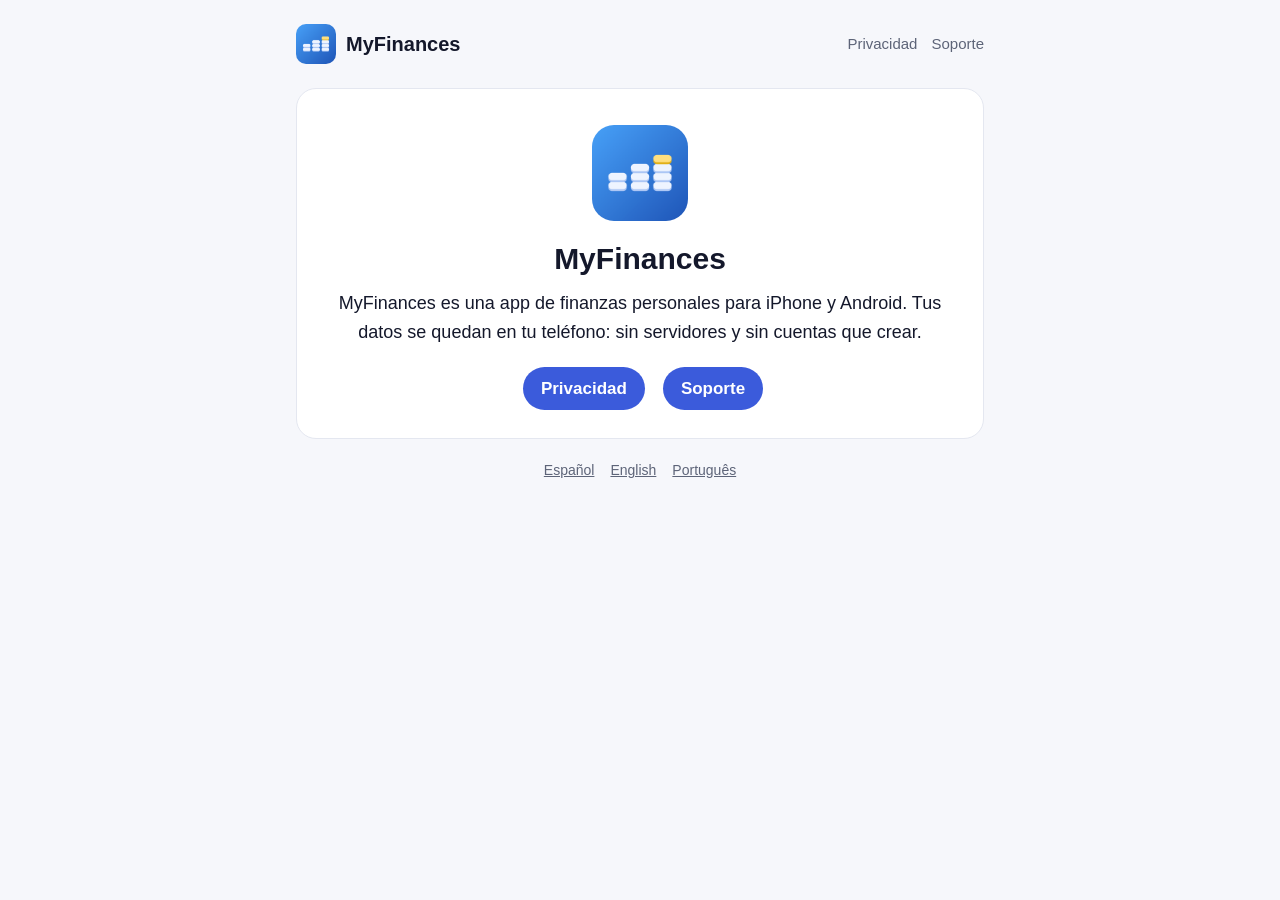
<file: index.html>
<!doctype html>
<html lang="es">
<head>
<meta charset="utf-8">
<meta name="viewport" content="width=device-width, initial-scale=1">
<title>MyFinances</title>
<meta name="description" content="Tus cuentas, tarjetas e inversiones en un solo lugar, al día con tus correos y extractos.">
<link rel="icon" href="icon.png">
<link rel="stylesheet" href="style.css">
</head>
<body><div class="wrap">
<header><a class="brand" href=""><img src="icon.png" alt="">MyFinances</a><nav><a class="" href="privacidad/">Privacidad</a><a class="" href="soporte/">Soporte</a></nav></header>
<main><div class="hero"><img src="icon.png" alt=""><h1>MyFinances</h1>
<p class="lead">MyFinances es una app de finanzas personales para iPhone y Android. Tus datos se quedan en tu teléfono: sin servidores y sin cuentas que crear.</p>
<div class="links"><a class="button" href="privacidad/">Privacidad</a><a class="button" href="soporte/">Soporte</a></div></div></main>
<p class="langs"><a href="" hreflang="es">Español</a><a href="en/" hreflang="en">English</a><a href="pt/" hreflang="pt">Português</a></p>
</div></body>
</html>
</file>
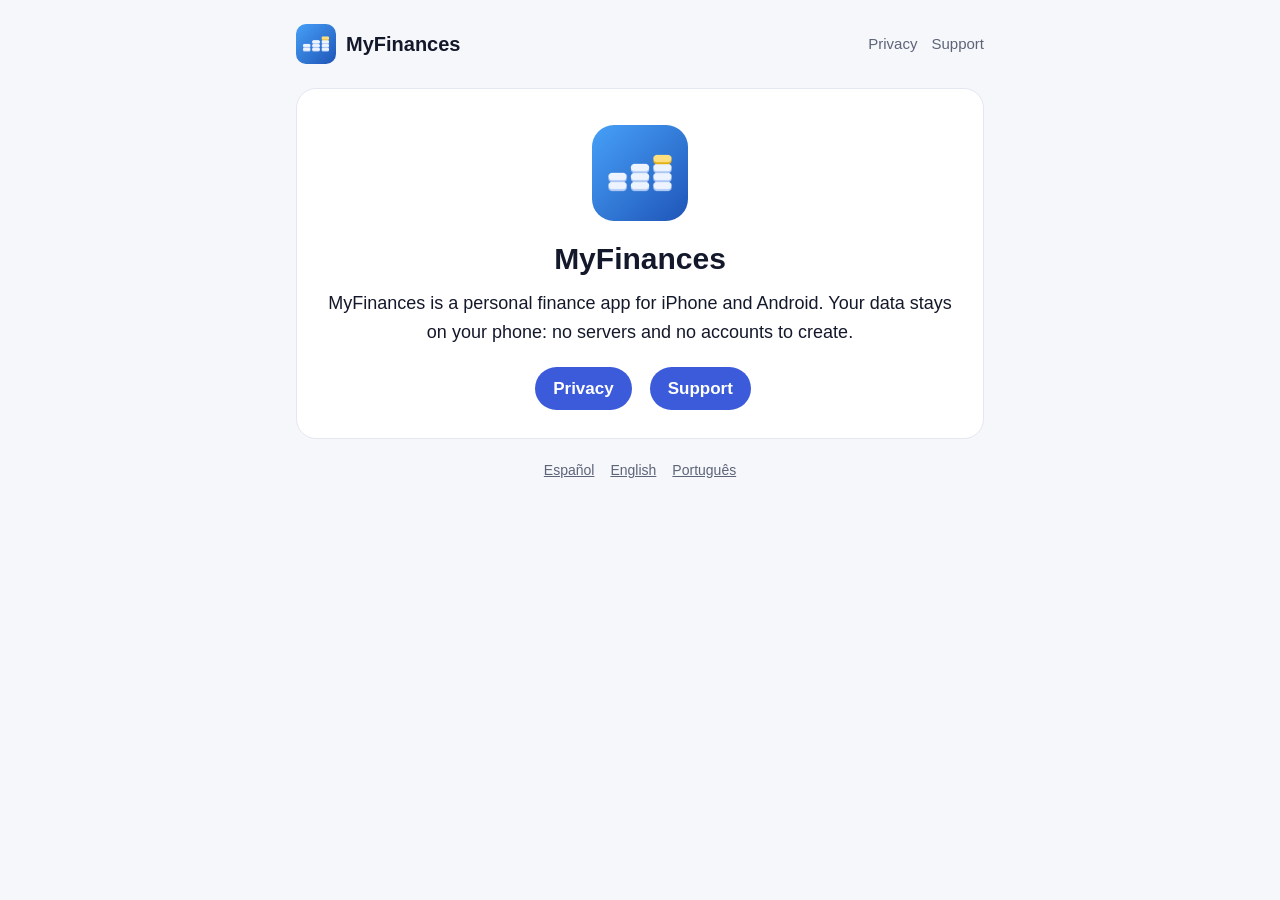
<file: en/index.html>
<!doctype html>
<html lang="en">
<head>
<meta charset="utf-8">
<meta name="viewport" content="width=device-width, initial-scale=1">
<title>MyFinances</title>
<meta name="description" content="Your accounts, cards and investments in one place, kept up to date with your emails and statements.">
<link rel="icon" href="../icon.png">
<link rel="stylesheet" href="../style.css">
</head>
<body><div class="wrap">
<header><a class="brand" href="../en/"><img src="../icon.png" alt="">MyFinances</a><nav><a class="" href="../en/privacy/">Privacy</a><a class="" href="../en/support/">Support</a></nav></header>
<main><div class="hero"><img src="../icon.png" alt=""><h1>MyFinances</h1>
<p class="lead">MyFinances is a personal finance app for iPhone and Android. Your data stays on your phone: no servers and no accounts to create.</p>
<div class="links"><a class="button" href="../en/privacy/">Privacy</a><a class="button" href="../en/support/">Support</a></div></div></main>
<p class="langs"><a href="../" hreflang="es">Español</a><a href="../en/" hreflang="en">English</a><a href="../pt/" hreflang="pt">Português</a></p>
</div></body>
</html>
</file>
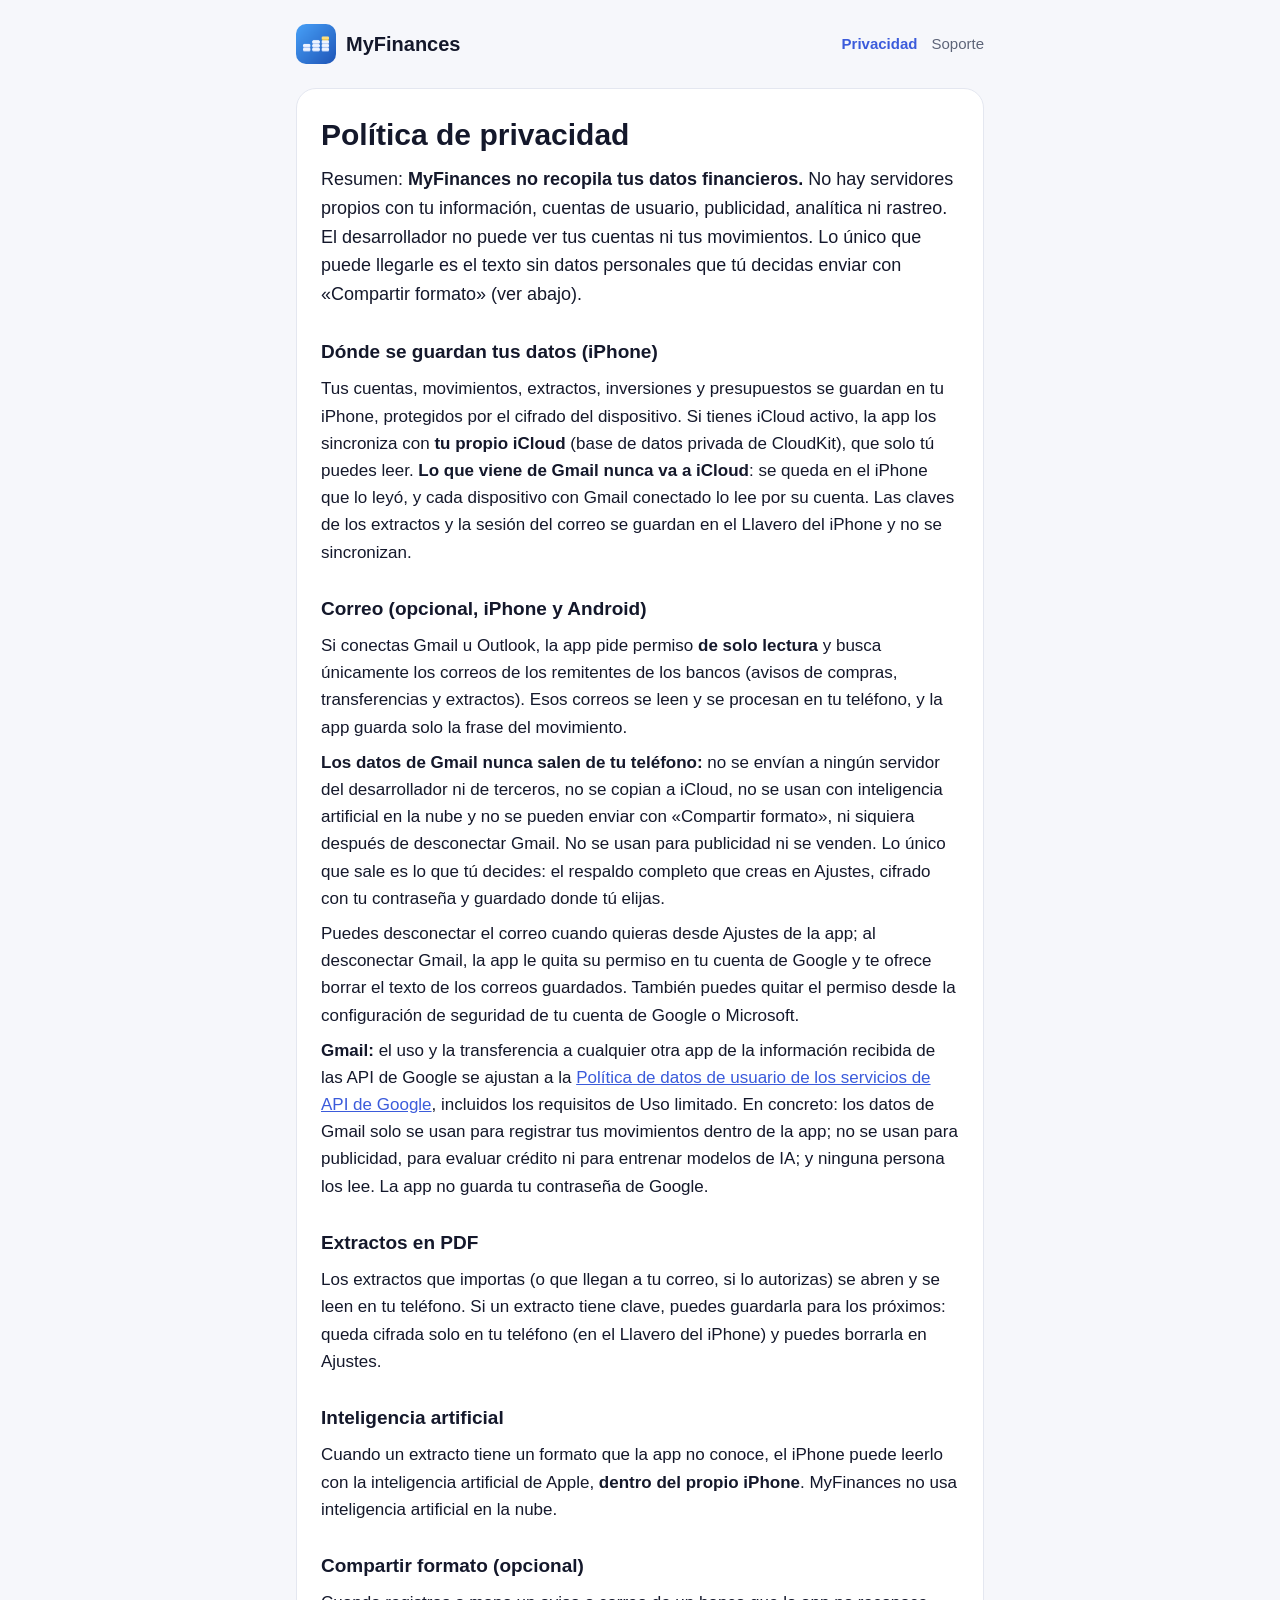
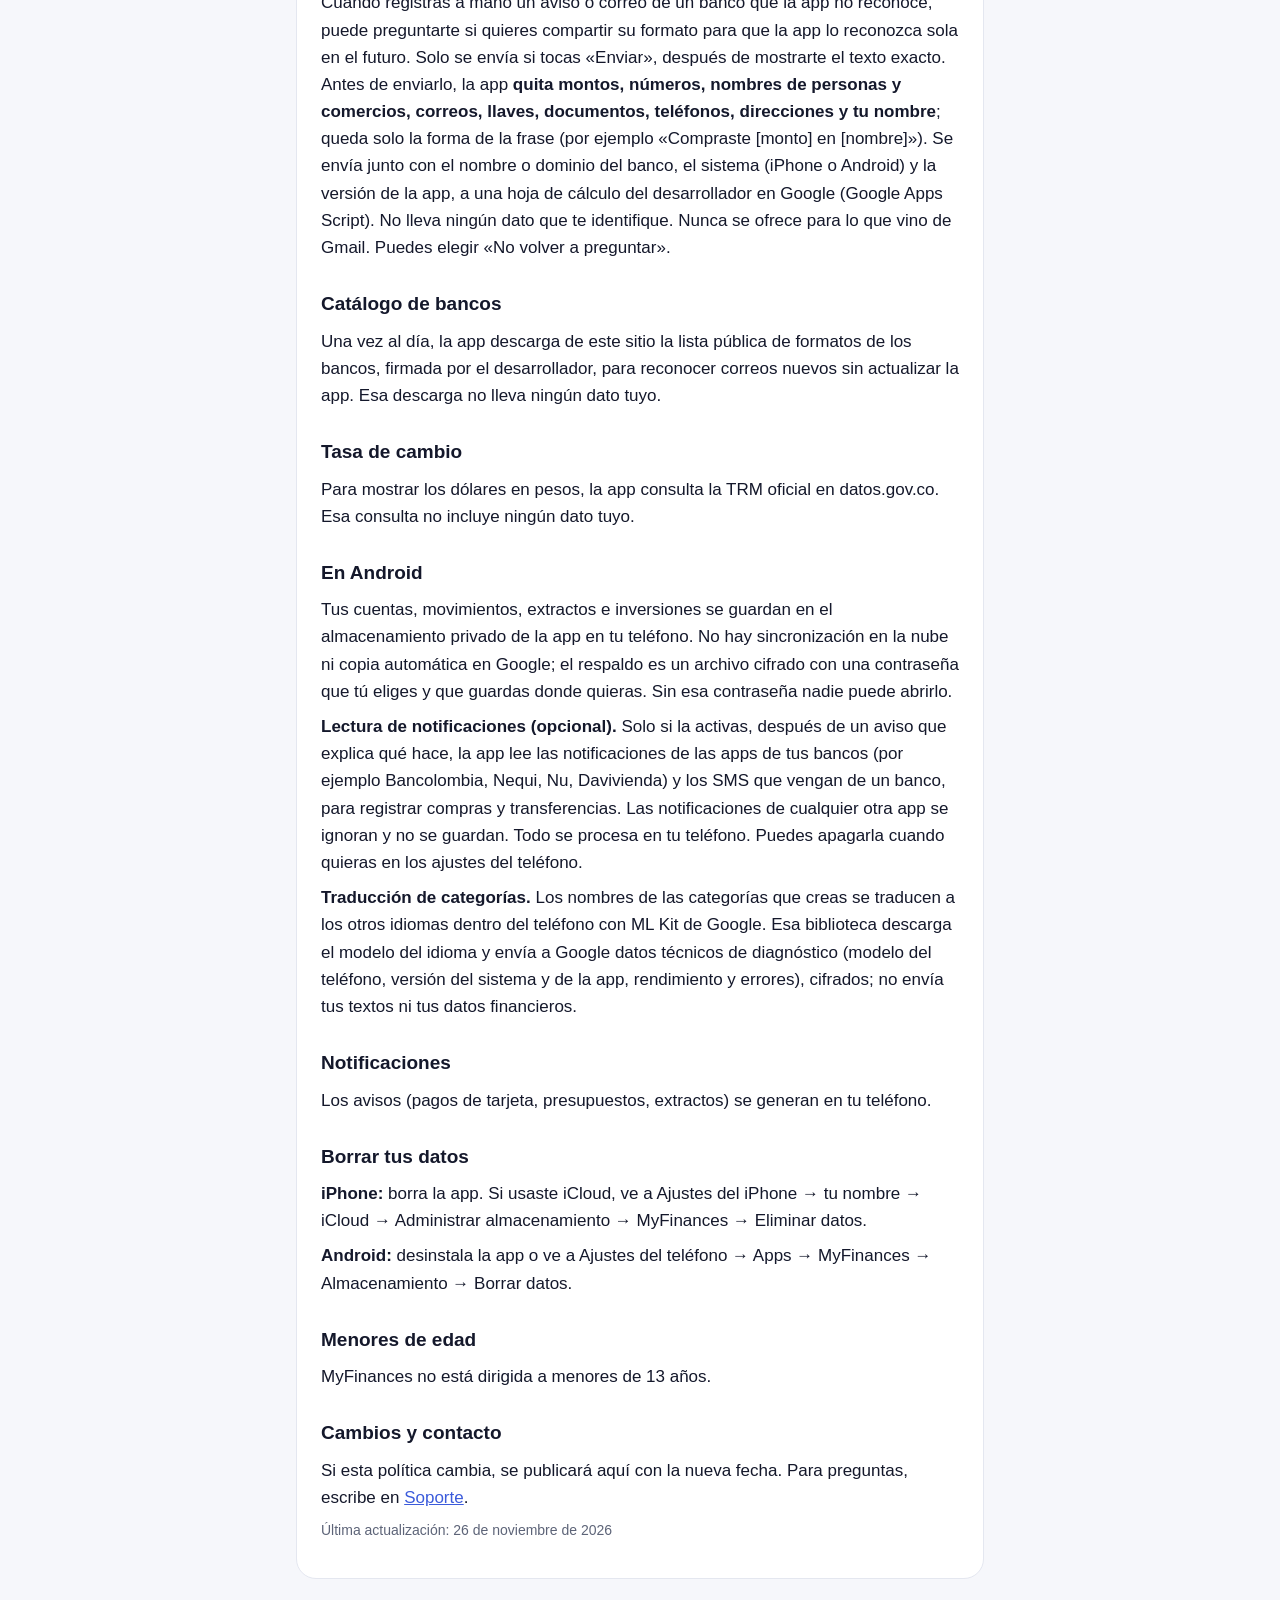
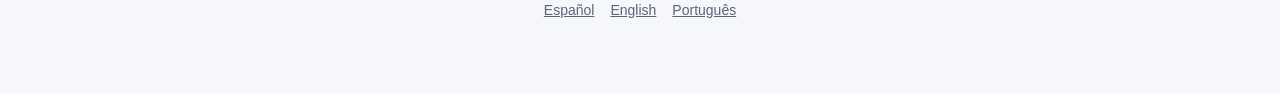
<file: privacidad/index.html>
<!doctype html>
<html lang="es">
<head>
<meta charset="utf-8">
<meta name="viewport" content="width=device-width, initial-scale=1">
<title>MyFinances · Privacidad</title>
<meta name="description" content="Tus cuentas, tarjetas e inversiones en un solo lugar, al día con tus correos y extractos.">
<link rel="icon" href="../icon.png">
<link rel="stylesheet" href="../style.css">
</head>
<body><div class="wrap">
<header><a class="brand" href="../"><img src="../icon.png" alt="">MyFinances</a><nav><a class="on" href="../privacidad/">Privacidad</a><a class="" href="../soporte/">Soporte</a></nav></header>
<main>
<h1>Política de privacidad</h1>
<p class="lead">Resumen: <strong>MyFinances no recopila tus datos financieros.</strong> No hay servidores propios con tu información, cuentas de usuario, publicidad, analítica ni rastreo. El desarrollador no puede ver tus cuentas ni tus movimientos. Lo único que puede llegarle es el texto sin datos personales que tú decidas enviar con «Compartir formato» (ver abajo).</p>

<h2>Dónde se guardan tus datos (iPhone)</h2>
<p>Tus cuentas, movimientos, extractos, inversiones y presupuestos se guardan en tu iPhone, protegidos por el cifrado del dispositivo. Si tienes iCloud activo, la app los sincroniza con <strong>tu propio iCloud</strong> (base de datos privada de CloudKit), que solo tú puedes leer. <strong>Lo que viene de Gmail nunca va a iCloud</strong>: se queda en el iPhone que lo leyó, y cada dispositivo con Gmail conectado lo lee por su cuenta. Las claves de los extractos y la sesión del correo se guardan en el Llavero del iPhone y no se sincronizan.</p>

<h2>Correo (opcional, iPhone y Android)</h2>
<p>Si conectas Gmail u Outlook, la app pide permiso <strong>de solo lectura</strong> y busca únicamente los correos de los remitentes de los bancos (avisos de compras, transferencias y extractos). Esos correos se leen y se procesan en tu teléfono, y la app guarda solo la frase del movimiento.</p>
<p><strong>Los datos de Gmail nunca salen de tu teléfono:</strong> no se envían a ningún servidor del desarrollador ni de terceros, no se copian a iCloud, no se usan con inteligencia artificial en la nube y no se pueden enviar con «Compartir formato», ni siquiera después de desconectar Gmail. No se usan para publicidad ni se venden. Lo único que sale es lo que tú decides: el respaldo completo que creas en Ajustes, cifrado con tu contraseña y guardado donde tú elijas.</p>
<p>Puedes desconectar el correo cuando quieras desde Ajustes de la app; al desconectar Gmail, la app le quita su permiso en tu cuenta de Google y te ofrece borrar el texto de los correos guardados. También puedes quitar el permiso desde la configuración de seguridad de tu cuenta de Google o Microsoft.</p>
<p><strong>Gmail:</strong> el uso y la transferencia a cualquier otra app de la información recibida de las API de Google se ajustan a la <a href="https://developers.google.com/terms/api-services-user-data-policy">Política de datos de usuario de los servicios de API de Google</a>, incluidos los requisitos de Uso limitado. En concreto: los datos de Gmail solo se usan para registrar tus movimientos dentro de la app; no se usan para publicidad, para evaluar crédito ni para entrenar modelos de IA; y ninguna persona los lee. La app no guarda tu contraseña de Google.</p>

<h2>Extractos en PDF</h2>
<p>Los extractos que importas (o que llegan a tu correo, si lo autorizas) se abren y se leen en tu teléfono. Si un extracto tiene clave, puedes guardarla para los próximos: queda cifrada solo en tu teléfono (en el Llavero del iPhone) y puedes borrarla en Ajustes.</p>

<h2>Inteligencia artificial</h2>
<p>Cuando un extracto tiene un formato que la app no conoce, el iPhone puede leerlo con la inteligencia artificial de Apple, <strong>dentro del propio iPhone</strong>. MyFinances no usa inteligencia artificial en la nube.</p>

<h2>Compartir formato (opcional)</h2>
<p>Cuando registras a mano un aviso o correo de un banco que la app no reconoce, puede preguntarte si quieres compartir su formato para que la app lo reconozca sola en el futuro. Solo se envía si tocas «Enviar», después de mostrarte el texto exacto. Antes de enviarlo, la app <strong>quita montos, números, nombres de personas y comercios, correos, llaves, documentos, teléfonos, direcciones y tu nombre</strong>; queda solo la forma de la frase (por ejemplo «Compraste [monto] en [nombre]»). Se envía junto con el nombre o dominio del banco, el sistema (iPhone o Android) y la versión de la app, a una hoja de cálculo del desarrollador en Google (Google Apps Script). No lleva ningún dato que te identifique. Nunca se ofrece para lo que vino de Gmail. Puedes elegir «No volver a preguntar».</p>

<h2>Catálogo de bancos</h2>
<p>Una vez al día, la app descarga de este sitio la lista pública de formatos de los bancos, firmada por el desarrollador, para reconocer correos nuevos sin actualizar la app. Esa descarga no lleva ningún dato tuyo.</p>

<h2>Tasa de cambio</h2>
<p>Para mostrar los dólares en pesos, la app consulta la TRM oficial en datos.gov.co. Esa consulta no incluye ningún dato tuyo.</p>

<h2>En Android</h2>
<p>Tus cuentas, movimientos, extractos e inversiones se guardan en el almacenamiento privado de la app en tu teléfono. No hay sincronización en la nube ni copia automática en Google; el respaldo es un archivo cifrado con una contraseña que tú eliges y que guardas donde quieras. Sin esa contraseña nadie puede abrirlo.</p>
<p><strong>Lectura de notificaciones (opcional).</strong> Solo si la activas, después de un aviso que explica qué hace, la app lee las notificaciones de las apps de tus bancos (por ejemplo Bancolombia, Nequi, Nu, Davivienda) y los SMS que vengan de un banco, para registrar compras y transferencias. Las notificaciones de cualquier otra app se ignoran y no se guardan. Todo se procesa en tu teléfono. Puedes apagarla cuando quieras en los ajustes del teléfono.</p>
<p><strong>Traducción de categorías.</strong> Los nombres de las categorías que creas se traducen a los otros idiomas dentro del teléfono con ML Kit de Google. Esa biblioteca descarga el modelo del idioma y envía a Google datos técnicos de diagnóstico (modelo del teléfono, versión del sistema y de la app, rendimiento y errores), cifrados; no envía tus textos ni tus datos financieros.</p>

<h2>Notificaciones</h2>
<p>Los avisos (pagos de tarjeta, presupuestos, extractos) se generan en tu teléfono.</p>

<h2>Borrar tus datos</h2>
<p><strong>iPhone:</strong> borra la app. Si usaste iCloud, ve a Ajustes del iPhone → tu nombre → iCloud → Administrar almacenamiento → MyFinances → Eliminar datos.</p>
<p><strong>Android:</strong> desinstala la app o ve a Ajustes del teléfono → Apps → MyFinances → Almacenamiento → Borrar datos.</p>

<h2>Menores de edad</h2>
<p>MyFinances no está dirigida a menores de 13 años.</p>

<h2>Cambios y contacto</h2>
<p>Si esta política cambia, se publicará aquí con la nueva fecha. Para preguntas, escribe en <a href="../soporte/">Soporte</a>.</p>
<p class="updated">Última actualización: 26 de noviembre de 2026</p></main>
<p class="langs"><a href="../privacidad/" hreflang="es">Español</a><a href="../en/privacy/" hreflang="en">English</a><a href="../pt/privacidade/" hreflang="pt">Português</a></p>
</div></body>
</html>
</file>
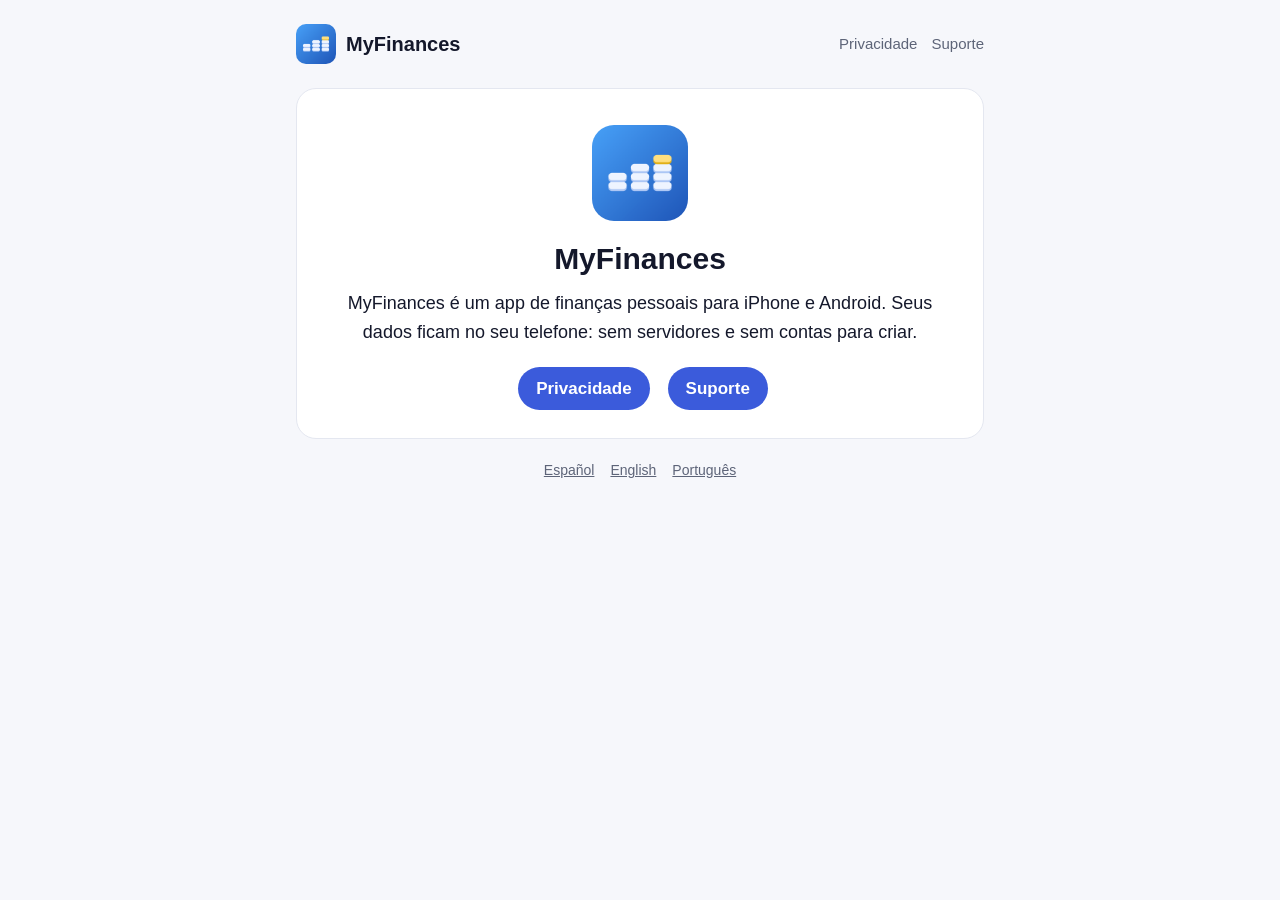
<file: pt/index.html>
<!doctype html>
<html lang="pt">
<head>
<meta charset="utf-8">
<meta name="viewport" content="width=device-width, initial-scale=1">
<title>MyFinances</title>
<meta name="description" content="Suas contas, cartões e investimentos em um só lugar, atualizados com seus e-mails e extratos.">
<link rel="icon" href="../icon.png">
<link rel="stylesheet" href="../style.css">
</head>
<body><div class="wrap">
<header><a class="brand" href="../pt/"><img src="../icon.png" alt="">MyFinances</a><nav><a class="" href="../pt/privacidade/">Privacidade</a><a class="" href="../pt/suporte/">Suporte</a></nav></header>
<main><div class="hero"><img src="../icon.png" alt=""><h1>MyFinances</h1>
<p class="lead">MyFinances é um app de finanças pessoais para iPhone e Android. Seus dados ficam no seu telefone: sem servidores e sem contas para criar.</p>
<div class="links"><a class="button" href="../pt/privacidade/">Privacidade</a><a class="button" href="../pt/suporte/">Suporte</a></div></div></main>
<p class="langs"><a href="../" hreflang="es">Español</a><a href="../en/" hreflang="en">English</a><a href="../pt/" hreflang="pt">Português</a></p>
</div></body>
</html>
</file>
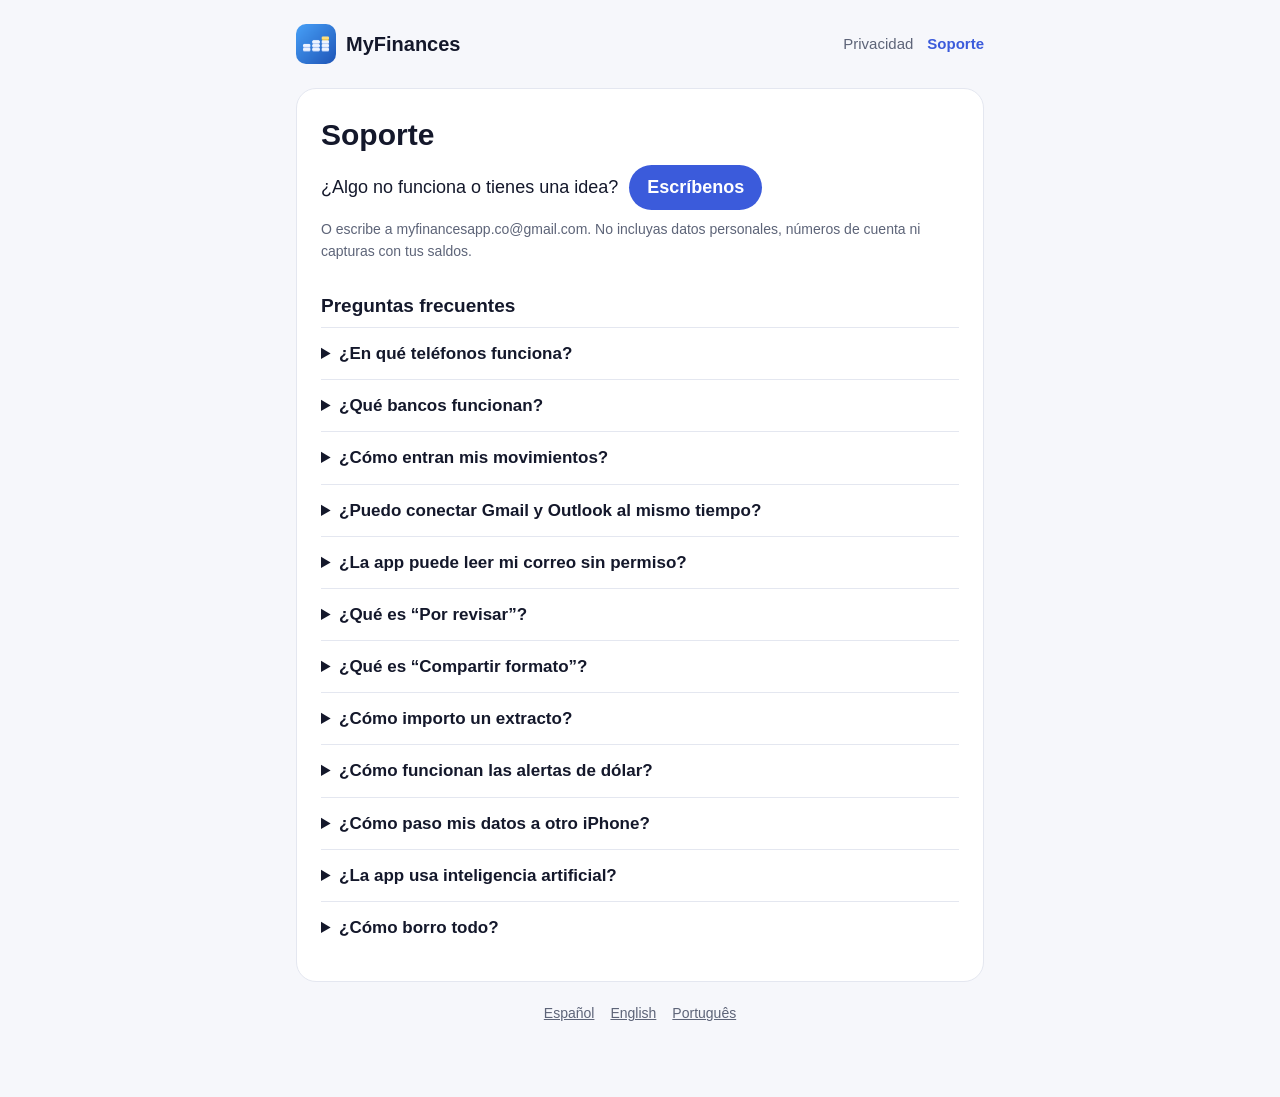
<file: soporte/index.html>
<!doctype html>
<html lang="es">
<head>
<meta charset="utf-8">
<meta name="viewport" content="width=device-width, initial-scale=1">
<title>MyFinances · Soporte</title>
<meta name="description" content="Tus cuentas, tarjetas e inversiones en un solo lugar, al día con tus correos y extractos.">
<link rel="icon" href="../icon.png">
<link rel="stylesheet" href="../style.css">
</head>
<body><div class="wrap">
<header><a class="brand" href="../"><img src="../icon.png" alt="">MyFinances</a><nav><a class="" href="../privacidad/">Privacidad</a><a class="on" href="../soporte/">Soporte</a></nav></header>
<main>
<h1>Soporte</h1>
<p class="lead">¿Algo no funciona o tienes una idea? <a class="button" href="mailto:myfinancesapp.co@gmail.com?subject=MyFinances">Escríbenos</a></p>
<p class="note">O escribe a myfinancesapp.co@gmail.com. No incluyas datos personales, números de cuenta ni capturas con tus saldos.</p>

<h2>Preguntas frecuentes</h2>
<details><summary>¿En qué teléfonos funciona?</summary><p>En iPhone, desde la App Store. La versión para Android está en camino.</p></details>
<details><summary>¿Qué bancos funcionan?</summary><p>Los principales bancos de Colombia: Bancolombia, Nequi, Davivienda, Nu, BBVA, Banco de Bogotá, Lulo Bank, Banco Falabella, Banco Caja Social, AV Villas y Banco de Occidente. Los avisos que la app ya conoce entran solos; los demás quedan “por revisar” para registrarlos con un toque. La lista de bancos se actualiza sola, sin actualizar la app.</p></details>
<details><summary>¿Cómo entran mis movimientos?</summary><p>De cuatro formas: los correos de tu banco (Gmail u Outlook), las notificaciones de tu banco (en Android), los extractos en PDF y a mano, incluido el efectivo.</p></details>
<details><summary>¿Puedo conectar Gmail y Outlook al mismo tiempo?</summary><p>Sí. En Ajustes → Correo conecta los dos; la app revisa cada uno por separado y un mismo movimiento no se duplica.</p></details>
<details><summary>¿La app puede leer mi correo sin permiso?</summary><p>No. Solo después de que conectes tu cuenta, con acceso de solo lectura, y únicamente los correos de los bancos. Tu clave la escribes en la página de Google o Microsoft, nunca en la app. Puedes desconectarlo desde Ajustes → Correo.</p></details>
<details><summary>¿Qué es “Por revisar”?</summary><p>Son avisos o correos del banco que la app no entendió del todo. Tócalos y regístralos a mano: la app aprende esa forma y las siguientes veces entran solas a la cuenta que elegiste.</p></details>
<details><summary>¿Qué es “Compartir formato”?</summary><p>Después de registrar a mano un aviso nuevo, la app te pregunta si quieres enviarnos su forma, sin montos, números, nombres ni comercios, para que la app lo reconozca para todos. Es opcional y puedes decir “No volver a preguntar”. Lo que viene de Gmail nunca se comparte.</p></details>
<details><summary>¿Cómo importo un extracto?</summary><p>Comparte el PDF del extracto con MyFinances desde Archivos o Correo, o usa el botón de importar dentro de la app. Si el PDF tiene clave, la app te la pide y la guarda cifrada en el teléfono. Si lo autorizas, también lee los extractos que llegan a tu correo.</p></details>
<details><summary>¿Cómo funcionan las alertas de dólar?</summary><p>En Inversiones → Dólar hoy → Alertas, elige si quieres que te avisemos cuando la TRM suba de un valor, baje de otro o cambie más de un porcentaje en el día. Se revisan al abrir la app y varias veces al día, y cada alerta avisa una vez por día.</p></details>
<details><summary>¿Cómo paso mis datos a otro iPhone?</summary><p>Con iCloud activo se sincronizan solos. También puedes ir a Ajustes → Datos → Respaldo completo, guardar el archivo y restaurarlo en el otro teléfono.</p></details>
<details><summary>¿La app usa inteligencia artificial?</summary><p>Solo la de Apple que funciona dentro de tu iPhone, para leer extractos que ningún lector reconoce. Todo ocurre en el teléfono: no se envía nada a ningún servidor.</p></details>
<details><summary>¿Cómo borro todo?</summary><p>Mira la sección “Borrar tus datos” de la <a href="../privacidad/">política de privacidad</a>.</p></details>
</main>
<p class="langs"><a href="../soporte/" hreflang="es">Español</a><a href="../en/support/" hreflang="en">English</a><a href="../pt/suporte/" hreflang="pt">Português</a></p>
</div></body>
</html>
</file>
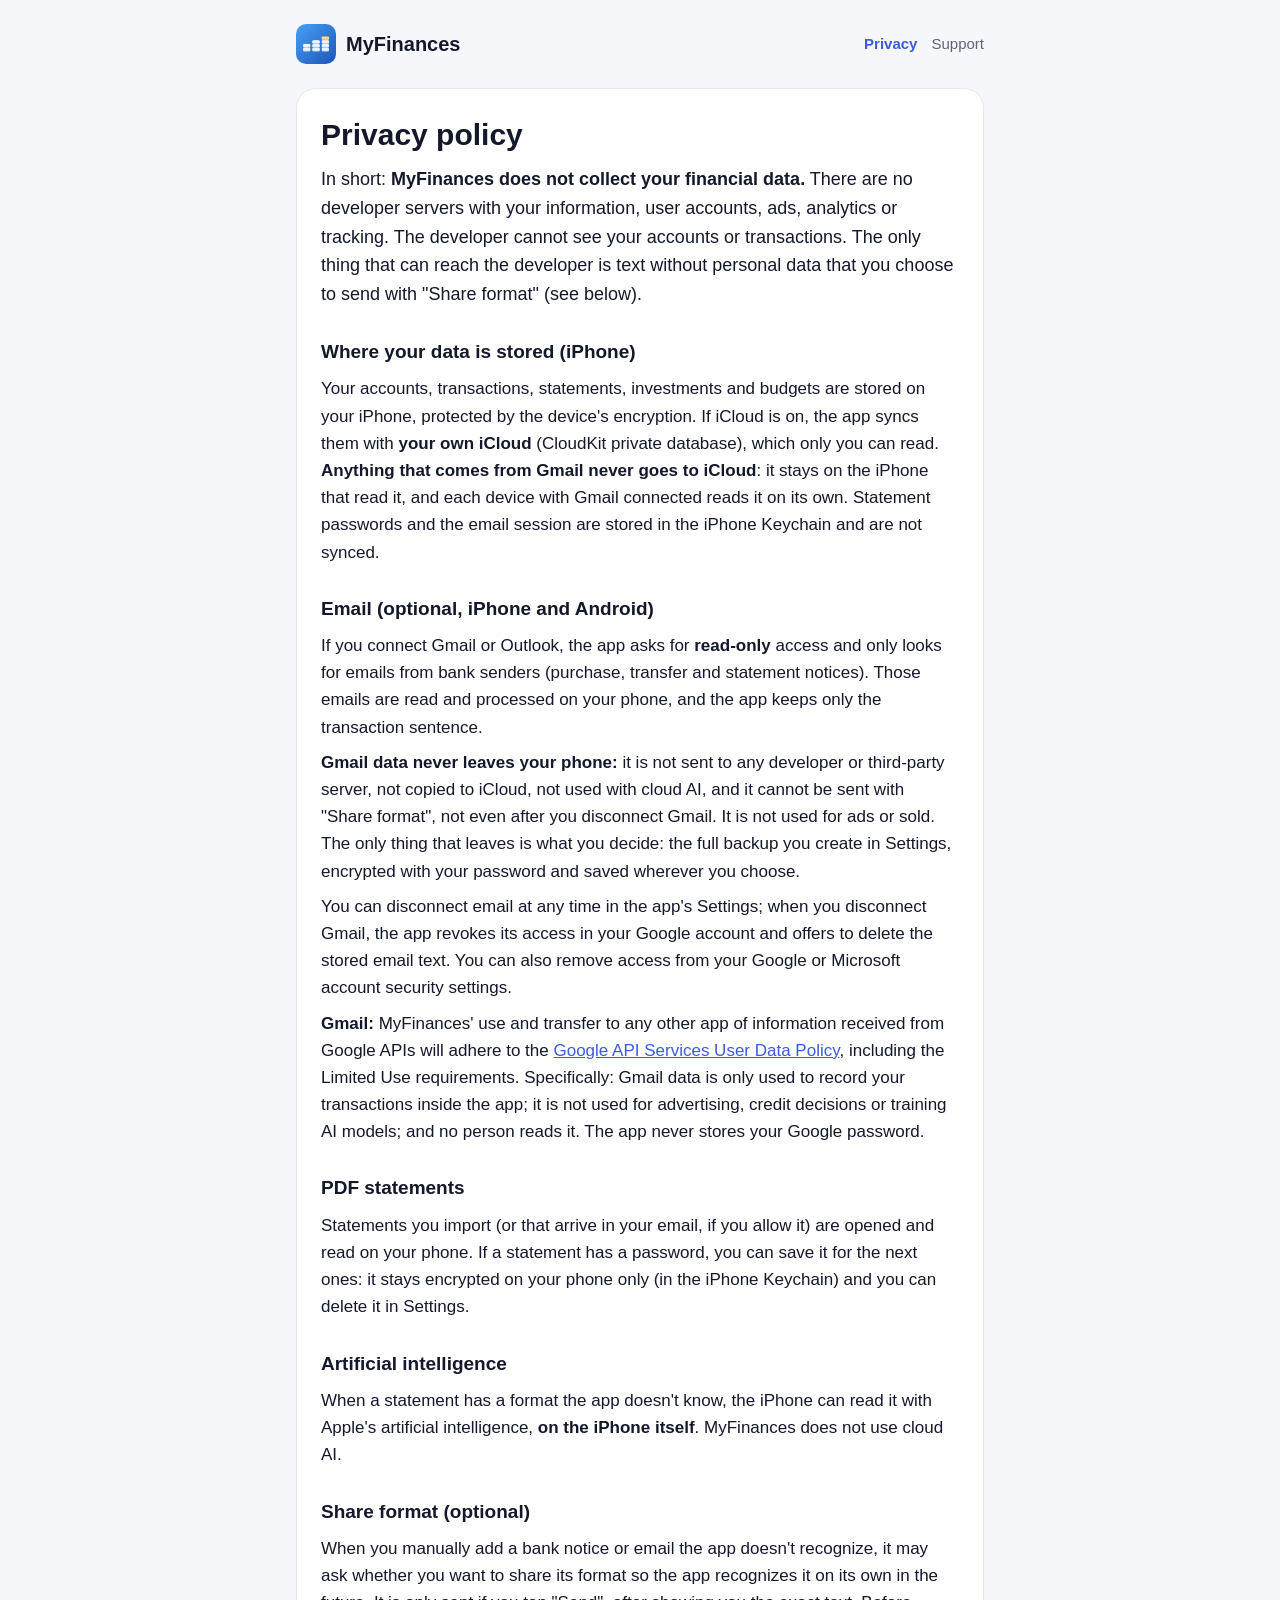
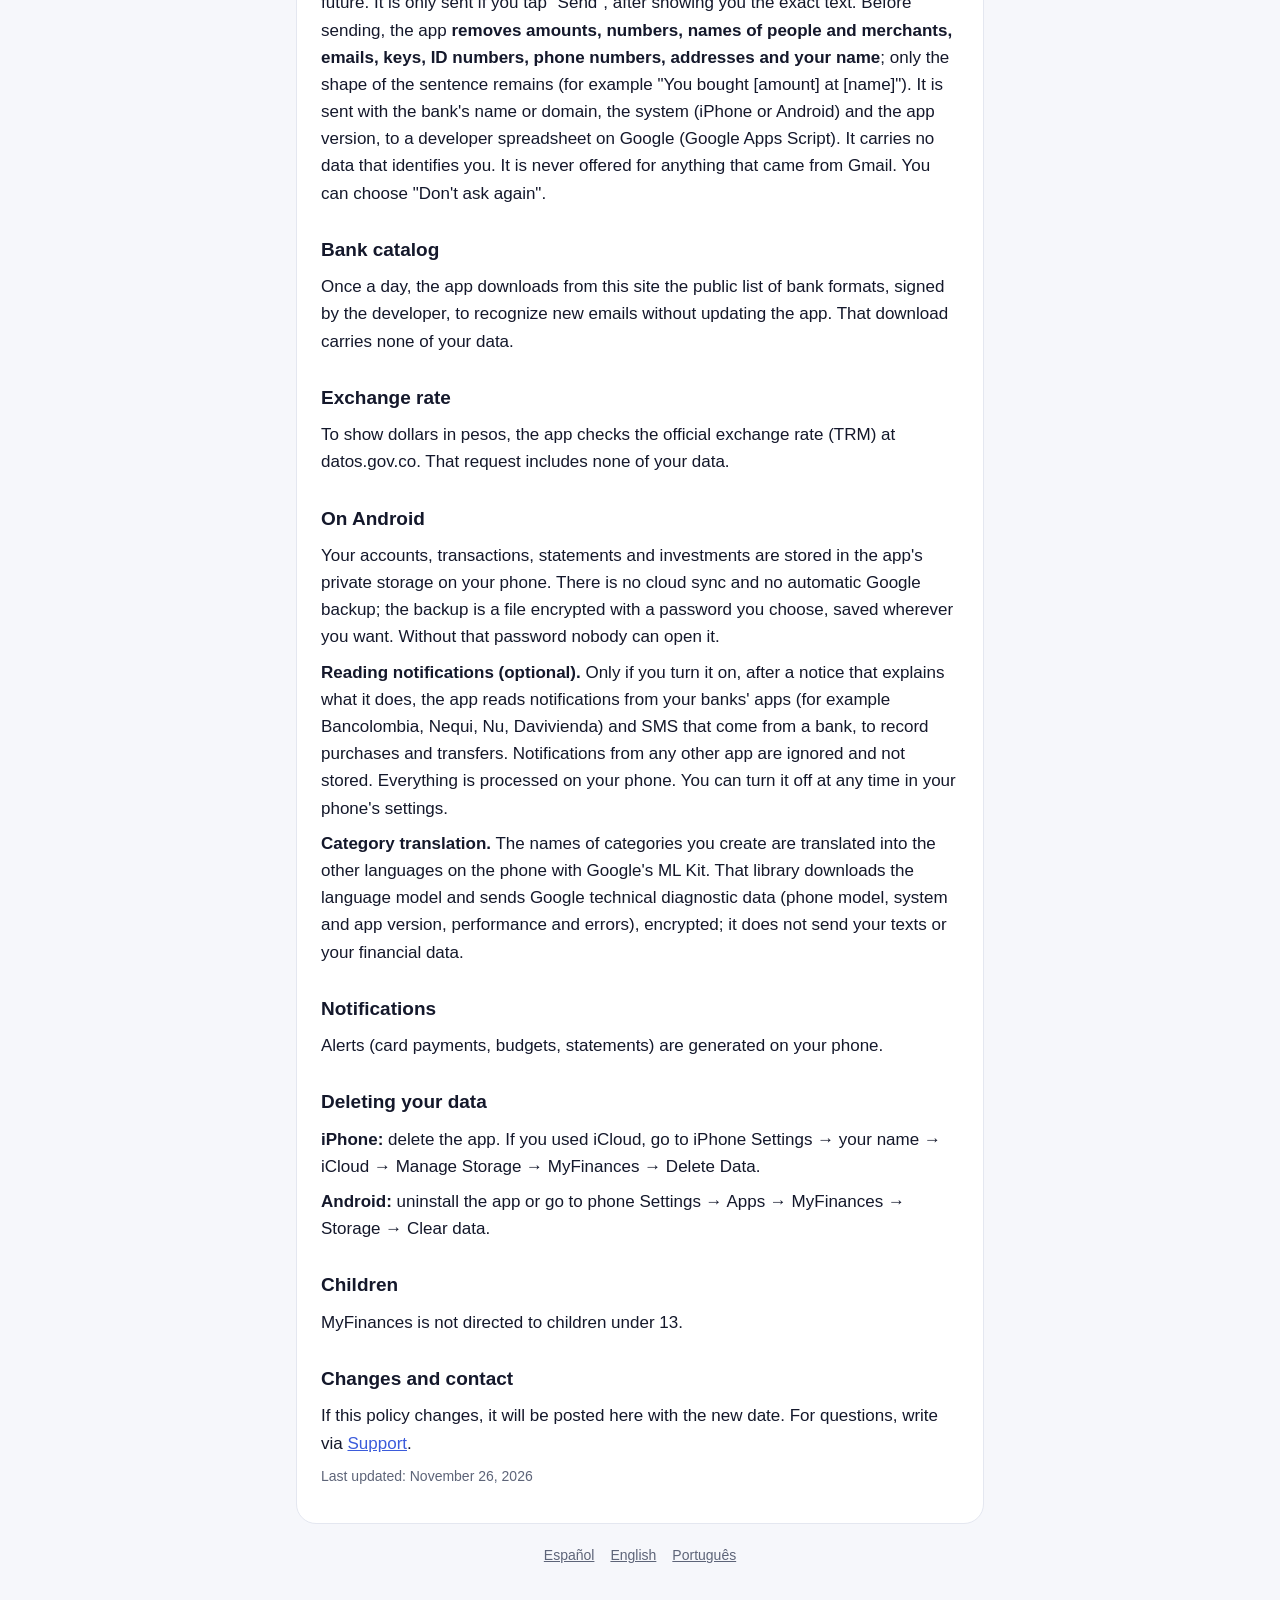
<file: en/privacy/index.html>
<!doctype html>
<html lang="en">
<head>
<meta charset="utf-8">
<meta name="viewport" content="width=device-width, initial-scale=1">
<title>MyFinances · Privacy</title>
<meta name="description" content="Your accounts, cards and investments in one place, kept up to date with your emails and statements.">
<link rel="icon" href="../../icon.png">
<link rel="stylesheet" href="../../style.css">
</head>
<body><div class="wrap">
<header><a class="brand" href="../../en/"><img src="../../icon.png" alt="">MyFinances</a><nav><a class="on" href="../../en/privacy/">Privacy</a><a class="" href="../../en/support/">Support</a></nav></header>
<main>
<h1>Privacy policy</h1>
<p class="lead">In short: <strong>MyFinances does not collect your financial data.</strong> There are no developer servers with your information, user accounts, ads, analytics or tracking. The developer cannot see your accounts or transactions. The only thing that can reach the developer is text without personal data that you choose to send with "Share format" (see below).</p>

<h2>Where your data is stored (iPhone)</h2>
<p>Your accounts, transactions, statements, investments and budgets are stored on your iPhone, protected by the device's encryption. If iCloud is on, the app syncs them with <strong>your own iCloud</strong> (CloudKit private database), which only you can read. <strong>Anything that comes from Gmail never goes to iCloud</strong>: it stays on the iPhone that read it, and each device with Gmail connected reads it on its own. Statement passwords and the email session are stored in the iPhone Keychain and are not synced.</p>

<h2>Email (optional, iPhone and Android)</h2>
<p>If you connect Gmail or Outlook, the app asks for <strong>read-only</strong> access and only looks for emails from bank senders (purchase, transfer and statement notices). Those emails are read and processed on your phone, and the app keeps only the transaction sentence.</p>
<p><strong>Gmail data never leaves your phone:</strong> it is not sent to any developer or third-party server, not copied to iCloud, not used with cloud AI, and it cannot be sent with "Share format", not even after you disconnect Gmail. It is not used for ads or sold. The only thing that leaves is what you decide: the full backup you create in Settings, encrypted with your password and saved wherever you choose.</p>
<p>You can disconnect email at any time in the app's Settings; when you disconnect Gmail, the app revokes its access in your Google account and offers to delete the stored email text. You can also remove access from your Google or Microsoft account security settings.</p>
<p><strong>Gmail:</strong> MyFinances' use and transfer to any other app of information received from Google APIs will adhere to the <a href="https://developers.google.com/terms/api-services-user-data-policy">Google API Services User Data Policy</a>, including the Limited Use requirements. Specifically: Gmail data is only used to record your transactions inside the app; it is not used for advertising, credit decisions or training AI models; and no person reads it. The app never stores your Google password.</p>

<h2>PDF statements</h2>
<p>Statements you import (or that arrive in your email, if you allow it) are opened and read on your phone. If a statement has a password, you can save it for the next ones: it stays encrypted on your phone only (in the iPhone Keychain) and you can delete it in Settings.</p>

<h2>Artificial intelligence</h2>
<p>When a statement has a format the app doesn't know, the iPhone can read it with Apple's artificial intelligence, <strong>on the iPhone itself</strong>. MyFinances does not use cloud AI.</p>

<h2>Share format (optional)</h2>
<p>When you manually add a bank notice or email the app doesn't recognize, it may ask whether you want to share its format so the app recognizes it on its own in the future. It is only sent if you tap "Send", after showing you the exact text. Before sending, the app <strong>removes amounts, numbers, names of people and merchants, emails, keys, ID numbers, phone numbers, addresses and your name</strong>; only the shape of the sentence remains (for example "You bought [amount] at [name]"). It is sent with the bank's name or domain, the system (iPhone or Android) and the app version, to a developer spreadsheet on Google (Google Apps Script). It carries no data that identifies you. It is never offered for anything that came from Gmail. You can choose "Don't ask again".</p>

<h2>Bank catalog</h2>
<p>Once a day, the app downloads from this site the public list of bank formats, signed by the developer, to recognize new emails without updating the app. That download carries none of your data.</p>

<h2>Exchange rate</h2>
<p>To show dollars in pesos, the app checks the official exchange rate (TRM) at datos.gov.co. That request includes none of your data.</p>

<h2>On Android</h2>
<p>Your accounts, transactions, statements and investments are stored in the app's private storage on your phone. There is no cloud sync and no automatic Google backup; the backup is a file encrypted with a password you choose, saved wherever you want. Without that password nobody can open it.</p>
<p><strong>Reading notifications (optional).</strong> Only if you turn it on, after a notice that explains what it does, the app reads notifications from your banks' apps (for example Bancolombia, Nequi, Nu, Davivienda) and SMS that come from a bank, to record purchases and transfers. Notifications from any other app are ignored and not stored. Everything is processed on your phone. You can turn it off at any time in your phone's settings.</p>
<p><strong>Category translation.</strong> The names of categories you create are translated into the other languages on the phone with Google's ML Kit. That library downloads the language model and sends Google technical diagnostic data (phone model, system and app version, performance and errors), encrypted; it does not send your texts or your financial data.</p>

<h2>Notifications</h2>
<p>Alerts (card payments, budgets, statements) are generated on your phone.</p>

<h2>Deleting your data</h2>
<p><strong>iPhone:</strong> delete the app. If you used iCloud, go to iPhone Settings → your name → iCloud → Manage Storage → MyFinances → Delete Data.</p>
<p><strong>Android:</strong> uninstall the app or go to phone Settings → Apps → MyFinances → Storage → Clear data.</p>

<h2>Children</h2>
<p>MyFinances is not directed to children under 13.</p>

<h2>Changes and contact</h2>
<p>If this policy changes, it will be posted here with the new date. For questions, write via <a href="../support/">Support</a>.</p>
<p class="updated">Last updated: November 26, 2026</p></main>
<p class="langs"><a href="../../privacidad/" hreflang="es">Español</a><a href="../../en/privacy/" hreflang="en">English</a><a href="../../pt/privacidade/" hreflang="pt">Português</a></p>
</div></body>
</html>
</file>
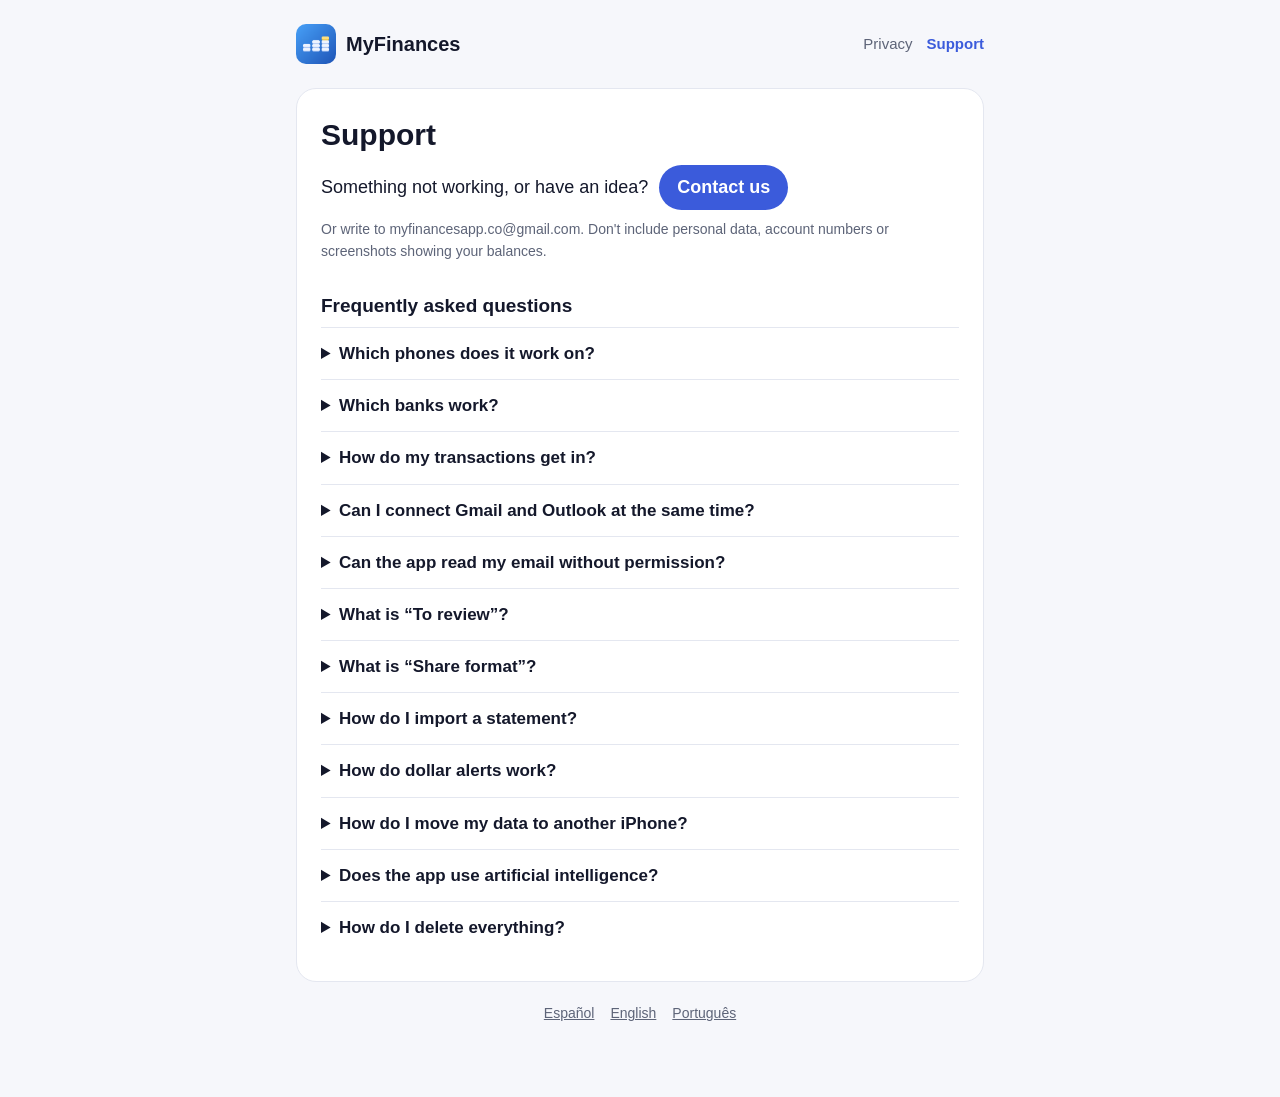
<file: en/support/index.html>
<!doctype html>
<html lang="en">
<head>
<meta charset="utf-8">
<meta name="viewport" content="width=device-width, initial-scale=1">
<title>MyFinances · Support</title>
<meta name="description" content="Your accounts, cards and investments in one place, kept up to date with your emails and statements.">
<link rel="icon" href="../../icon.png">
<link rel="stylesheet" href="../../style.css">
</head>
<body><div class="wrap">
<header><a class="brand" href="../../en/"><img src="../../icon.png" alt="">MyFinances</a><nav><a class="" href="../../en/privacy/">Privacy</a><a class="on" href="../../en/support/">Support</a></nav></header>
<main>
<h1>Support</h1>
<p class="lead">Something not working, or have an idea? <a class="button" href="mailto:myfinancesapp.co@gmail.com?subject=MyFinances">Contact us</a></p>
<p class="note">Or write to myfinancesapp.co@gmail.com. Don't include personal data, account numbers or screenshots showing your balances.</p>

<h2>Frequently asked questions</h2>
<details><summary>Which phones does it work on?</summary><p>iPhone, from the App Store. The Android version is on its way.</p></details>
<details><summary>Which banks work?</summary><p>Colombia's main banks: Bancolombia, Nequi, Davivienda, Nu, BBVA, Banco de Bogotá, Lulo Bank, Banco Falabella, Banco Caja Social, AV Villas and Banco de Occidente. Alerts the app already knows are added automatically; the rest stay “to review” so you can record them with one tap. The bank list updates by itself, without updating the app.</p></details>
<details><summary>How do my transactions get in?</summary><p>Four ways: your bank's emails (Gmail or Outlook), your bank's notifications (on Android), PDF statements, and by hand, including cash.</p></details>
<details><summary>Can I connect Gmail and Outlook at the same time?</summary><p>Yes. In Settings → Email connect both; the app checks each one separately and the same transaction is never duplicated.</p></details>
<details><summary>Can the app read my email without permission?</summary><p>No. Only after you connect your account, with read-only access, and only the banks' emails. You type your password on Google's or Microsoft's page, never in the app. You can disconnect it from Settings → Email.</p></details>
<details><summary>What is “To review”?</summary><p>Bank alerts or emails the app didn't fully understand. Tap them and record them by hand: the app learns that format and next time they go straight to the account you chose.</p></details>
<details><summary>What is “Share format”?</summary><p>After you record a new alert by hand, the app asks if you want to send us its format, without amounts, numbers, names or merchants, so the app recognizes it for everyone. It's optional and you can choose “Don't ask again”. Anything from Gmail is never shared.</p></details>
<details><summary>How do I import a statement?</summary><p>Share the statement PDF with MyFinances from Files or Mail, or use the import button in the app. If the PDF has a password, the app asks for it and stores it encrypted on the phone. If you allow it, it also reads the statements that arrive in your email.</p></details>
<details><summary>How do dollar alerts work?</summary><p>In Investments → Dollar today → Alerts, choose whether to be notified when the exchange rate (TRM) goes above a value, drops below another, or moves more than a percentage in a day. They're checked when you open the app and several times a day, and each alert notifies once a day.</p></details>
<details><summary>How do I move my data to another iPhone?</summary><p>With iCloud on, it syncs by itself. You can also go to Settings → Data → Full backup, save the file and restore it on the other phone.</p></details>
<details><summary>Does the app use artificial intelligence?</summary><p>Only Apple's on-device AI on your iPhone, to read statements no reader recognizes. Everything happens on the phone: nothing is sent to any server.</p></details>
<details><summary>How do I delete everything?</summary><p>See the “Delete your data” section of the <a href="../privacy/">privacy policy</a>.</p></details>
</main>
<p class="langs"><a href="../../soporte/" hreflang="es">Español</a><a href="../../en/support/" hreflang="en">English</a><a href="../../pt/suporte/" hreflang="pt">Português</a></p>
</div></body>
</html>
</file>
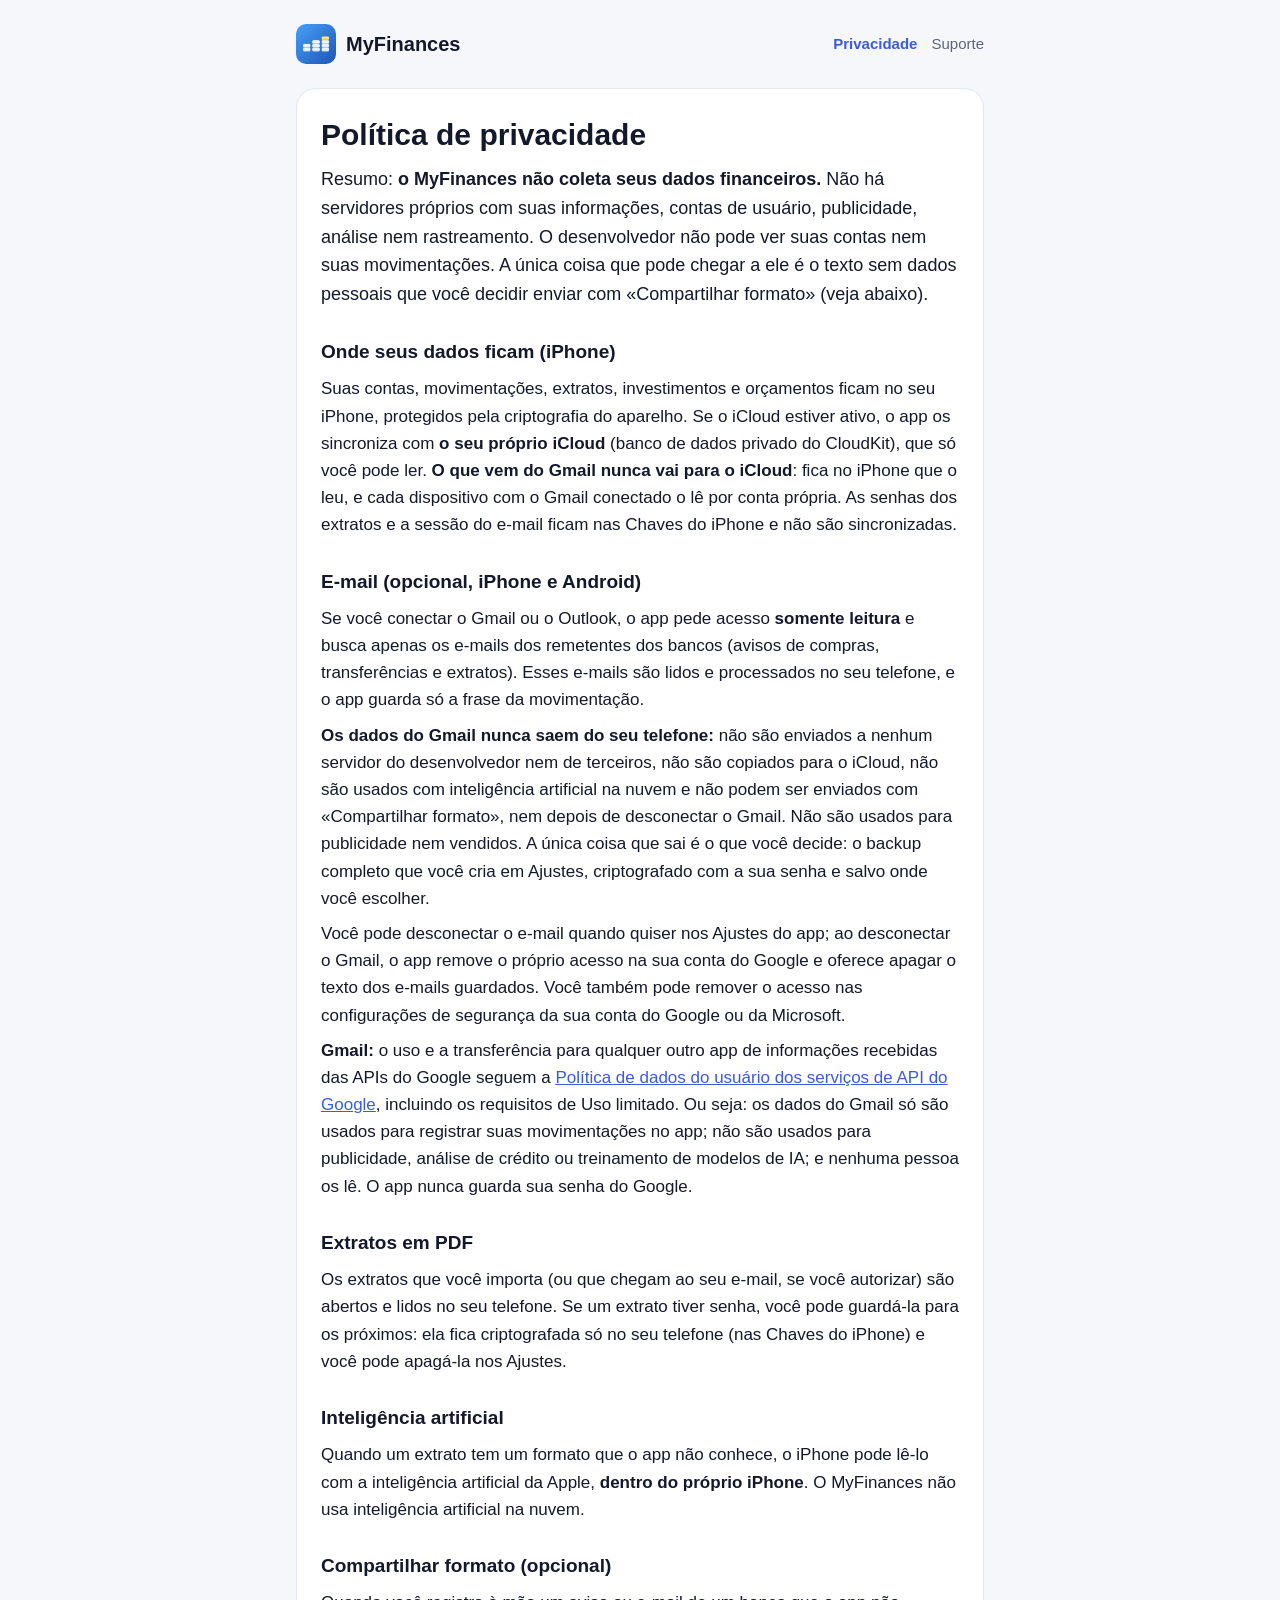
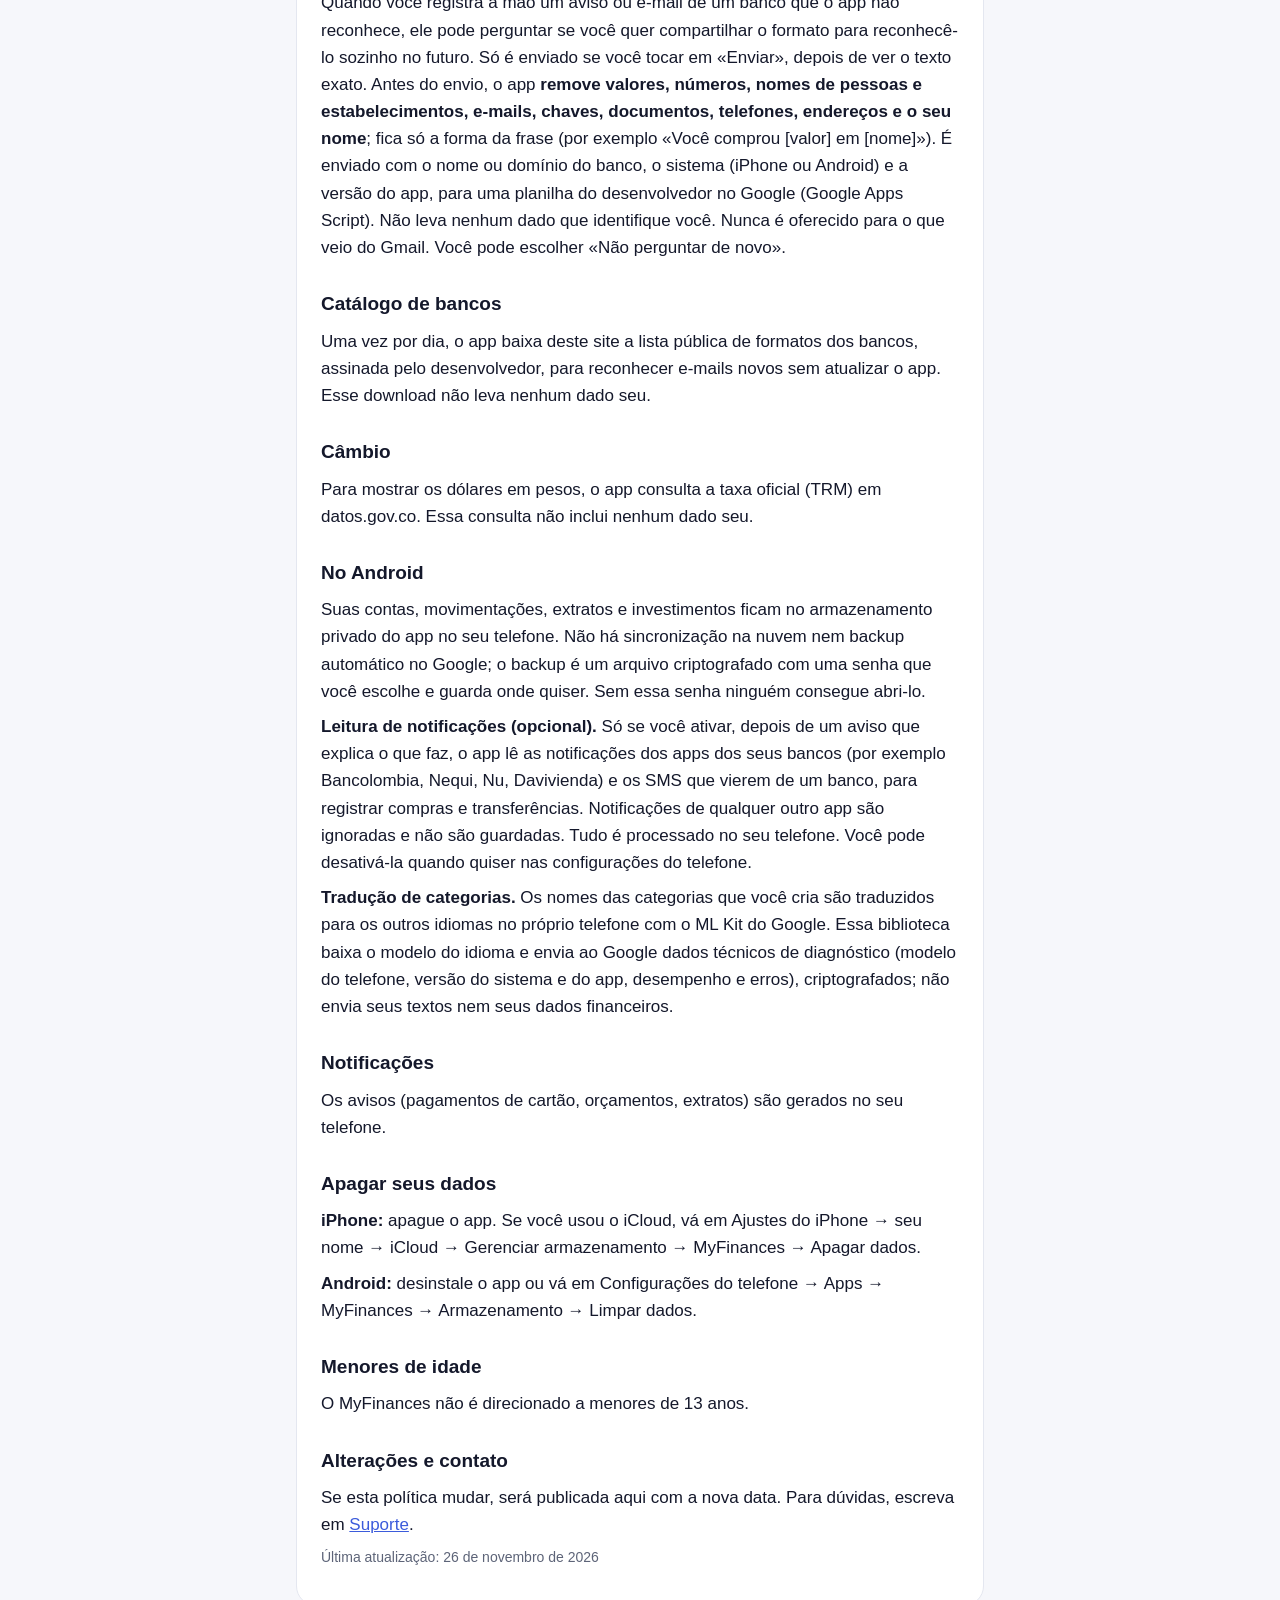
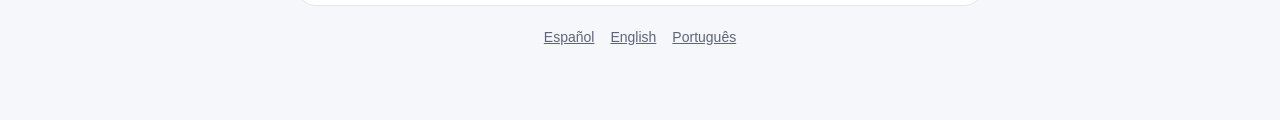
<file: pt/privacidade/index.html>
<!doctype html>
<html lang="pt">
<head>
<meta charset="utf-8">
<meta name="viewport" content="width=device-width, initial-scale=1">
<title>MyFinances · Privacidade</title>
<meta name="description" content="Suas contas, cartões e investimentos em um só lugar, atualizados com seus e-mails e extratos.">
<link rel="icon" href="../../icon.png">
<link rel="stylesheet" href="../../style.css">
</head>
<body><div class="wrap">
<header><a class="brand" href="../../pt/"><img src="../../icon.png" alt="">MyFinances</a><nav><a class="on" href="../../pt/privacidade/">Privacidade</a><a class="" href="../../pt/suporte/">Suporte</a></nav></header>
<main>
<h1>Política de privacidade</h1>
<p class="lead">Resumo: <strong>o MyFinances não coleta seus dados financeiros.</strong> Não há servidores próprios com suas informações, contas de usuário, publicidade, análise nem rastreamento. O desenvolvedor não pode ver suas contas nem suas movimentações. A única coisa que pode chegar a ele é o texto sem dados pessoais que você decidir enviar com «Compartilhar formato» (veja abaixo).</p>

<h2>Onde seus dados ficam (iPhone)</h2>
<p>Suas contas, movimentações, extratos, investimentos e orçamentos ficam no seu iPhone, protegidos pela criptografia do aparelho. Se o iCloud estiver ativo, o app os sincroniza com <strong>o seu próprio iCloud</strong> (banco de dados privado do CloudKit), que só você pode ler. <strong>O que vem do Gmail nunca vai para o iCloud</strong>: fica no iPhone que o leu, e cada dispositivo com o Gmail conectado o lê por conta própria. As senhas dos extratos e a sessão do e-mail ficam nas Chaves do iPhone e não são sincronizadas.</p>

<h2>E-mail (opcional, iPhone e Android)</h2>
<p>Se você conectar o Gmail ou o Outlook, o app pede acesso <strong>somente leitura</strong> e busca apenas os e-mails dos remetentes dos bancos (avisos de compras, transferências e extratos). Esses e-mails são lidos e processados no seu telefone, e o app guarda só a frase da movimentação.</p>
<p><strong>Os dados do Gmail nunca saem do seu telefone:</strong> não são enviados a nenhum servidor do desenvolvedor nem de terceiros, não são copiados para o iCloud, não são usados com inteligência artificial na nuvem e não podem ser enviados com «Compartilhar formato», nem depois de desconectar o Gmail. Não são usados para publicidade nem vendidos. A única coisa que sai é o que você decide: o backup completo que você cria em Ajustes, criptografado com a sua senha e salvo onde você escolher.</p>
<p>Você pode desconectar o e-mail quando quiser nos Ajustes do app; ao desconectar o Gmail, o app remove o próprio acesso na sua conta do Google e oferece apagar o texto dos e-mails guardados. Você também pode remover o acesso nas configurações de segurança da sua conta do Google ou da Microsoft.</p>
<p><strong>Gmail:</strong> o uso e a transferência para qualquer outro app de informações recebidas das APIs do Google seguem a <a href="https://developers.google.com/terms/api-services-user-data-policy">Política de dados do usuário dos serviços de API do Google</a>, incluindo os requisitos de Uso limitado. Ou seja: os dados do Gmail só são usados para registrar suas movimentações no app; não são usados para publicidade, análise de crédito ou treinamento de modelos de IA; e nenhuma pessoa os lê. O app nunca guarda sua senha do Google.</p>

<h2>Extratos em PDF</h2>
<p>Os extratos que você importa (ou que chegam ao seu e-mail, se você autorizar) são abertos e lidos no seu telefone. Se um extrato tiver senha, você pode guardá-la para os próximos: ela fica criptografada só no seu telefone (nas Chaves do iPhone) e você pode apagá-la nos Ajustes.</p>

<h2>Inteligência artificial</h2>
<p>Quando um extrato tem um formato que o app não conhece, o iPhone pode lê-lo com a inteligência artificial da Apple, <strong>dentro do próprio iPhone</strong>. O MyFinances não usa inteligência artificial na nuvem.</p>

<h2>Compartilhar formato (opcional)</h2>
<p>Quando você registra à mão um aviso ou e-mail de um banco que o app não reconhece, ele pode perguntar se você quer compartilhar o formato para reconhecê-lo sozinho no futuro. Só é enviado se você tocar em «Enviar», depois de ver o texto exato. Antes do envio, o app <strong>remove valores, números, nomes de pessoas e estabelecimentos, e-mails, chaves, documentos, telefones, endereços e o seu nome</strong>; fica só a forma da frase (por exemplo «Você comprou [valor] em [nome]»). É enviado com o nome ou domínio do banco, o sistema (iPhone ou Android) e a versão do app, para uma planilha do desenvolvedor no Google (Google Apps Script). Não leva nenhum dado que identifique você. Nunca é oferecido para o que veio do Gmail. Você pode escolher «Não perguntar de novo».</p>

<h2>Catálogo de bancos</h2>
<p>Uma vez por dia, o app baixa deste site a lista pública de formatos dos bancos, assinada pelo desenvolvedor, para reconhecer e-mails novos sem atualizar o app. Esse download não leva nenhum dado seu.</p>

<h2>Câmbio</h2>
<p>Para mostrar os dólares em pesos, o app consulta a taxa oficial (TRM) em datos.gov.co. Essa consulta não inclui nenhum dado seu.</p>

<h2>No Android</h2>
<p>Suas contas, movimentações, extratos e investimentos ficam no armazenamento privado do app no seu telefone. Não há sincronização na nuvem nem backup automático no Google; o backup é um arquivo criptografado com uma senha que você escolhe e guarda onde quiser. Sem essa senha ninguém consegue abri-lo.</p>
<p><strong>Leitura de notificações (opcional).</strong> Só se você ativar, depois de um aviso que explica o que faz, o app lê as notificações dos apps dos seus bancos (por exemplo Bancolombia, Nequi, Nu, Davivienda) e os SMS que vierem de um banco, para registrar compras e transferências. Notificações de qualquer outro app são ignoradas e não são guardadas. Tudo é processado no seu telefone. Você pode desativá-la quando quiser nas configurações do telefone.</p>
<p><strong>Tradução de categorias.</strong> Os nomes das categorias que você cria são traduzidos para os outros idiomas no próprio telefone com o ML Kit do Google. Essa biblioteca baixa o modelo do idioma e envia ao Google dados técnicos de diagnóstico (modelo do telefone, versão do sistema e do app, desempenho e erros), criptografados; não envia seus textos nem seus dados financeiros.</p>

<h2>Notificações</h2>
<p>Os avisos (pagamentos de cartão, orçamentos, extratos) são gerados no seu telefone.</p>

<h2>Apagar seus dados</h2>
<p><strong>iPhone:</strong> apague o app. Se você usou o iCloud, vá em Ajustes do iPhone → seu nome → iCloud → Gerenciar armazenamento → MyFinances → Apagar dados.</p>
<p><strong>Android:</strong> desinstale o app ou vá em Configurações do telefone → Apps → MyFinances → Armazenamento → Limpar dados.</p>

<h2>Menores de idade</h2>
<p>O MyFinances não é direcionado a menores de 13 anos.</p>

<h2>Alterações e contato</h2>
<p>Se esta política mudar, será publicada aqui com a nova data. Para dúvidas, escreva em <a href="../suporte/">Suporte</a>.</p>
<p class="updated">Última atualização: 26 de novembro de 2026</p></main>
<p class="langs"><a href="../../privacidad/" hreflang="es">Español</a><a href="../../en/privacy/" hreflang="en">English</a><a href="../../pt/privacidade/" hreflang="pt">Português</a></p>
</div></body>
</html>
</file>
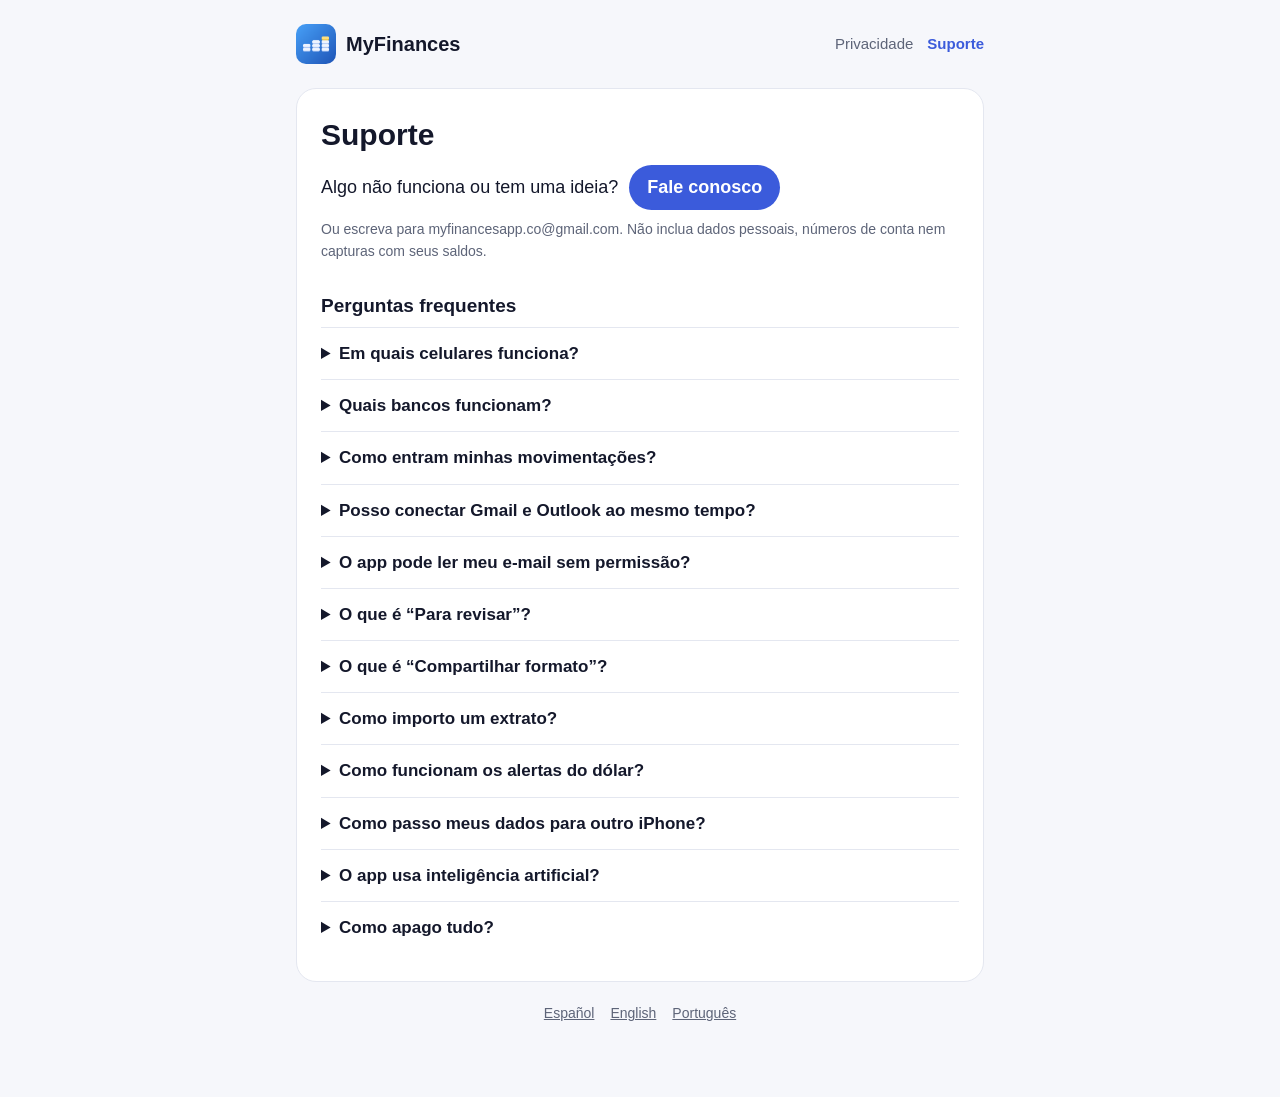
<file: pt/suporte/index.html>
<!doctype html>
<html lang="pt">
<head>
<meta charset="utf-8">
<meta name="viewport" content="width=device-width, initial-scale=1">
<title>MyFinances · Suporte</title>
<meta name="description" content="Suas contas, cartões e investimentos em um só lugar, atualizados com seus e-mails e extratos.">
<link rel="icon" href="../../icon.png">
<link rel="stylesheet" href="../../style.css">
</head>
<body><div class="wrap">
<header><a class="brand" href="../../pt/"><img src="../../icon.png" alt="">MyFinances</a><nav><a class="" href="../../pt/privacidade/">Privacidade</a><a class="on" href="../../pt/suporte/">Suporte</a></nav></header>
<main>
<h1>Suporte</h1>
<p class="lead">Algo não funciona ou tem uma ideia? <a class="button" href="mailto:myfinancesapp.co@gmail.com?subject=MyFinances">Fale conosco</a></p>
<p class="note">Ou escreva para myfinancesapp.co@gmail.com. Não inclua dados pessoais, números de conta nem capturas com seus saldos.</p>

<h2>Perguntas frequentes</h2>
<details><summary>Em quais celulares funciona?</summary><p>No iPhone, pela App Store. A versão para Android está a caminho.</p></details>
<details><summary>Quais bancos funcionam?</summary><p>Os principais bancos da Colômbia: Bancolombia, Nequi, Davivienda, Nu, BBVA, Banco de Bogotá, Lulo Bank, Banco Falabella, Banco Caja Social, AV Villas e Banco de Occidente. Os avisos que o app já conhece entram sozinhos; os demais ficam “para revisar” para você registrá-los com um toque. A lista de bancos se atualiza sozinha, sem atualizar o app.</p></details>
<details><summary>Como entram minhas movimentações?</summary><p>De quatro formas: os e-mails do seu banco (Gmail ou Outlook), as notificações do seu banco (no Android), os extratos em PDF e à mão, incluindo dinheiro em espécie.</p></details>
<details><summary>Posso conectar Gmail e Outlook ao mesmo tempo?</summary><p>Sim. Em Ajustes → E-mail conecte os dois; o app verifica cada um separadamente e uma mesma movimentação não é duplicada.</p></details>
<details><summary>O app pode ler meu e-mail sem permissão?</summary><p>Não. Só depois que você conectar sua conta, com acesso somente leitura, e apenas os e-mails dos bancos. Sua senha você digita na página do Google ou da Microsoft, nunca no app. Você pode desconectar em Ajustes → E-mail.</p></details>
<details><summary>O que é “Para revisar”?</summary><p>São avisos ou e-mails do banco que o app não entendeu totalmente. Toque neles e registre à mão: o app aprende esse formato e, nas próximas vezes, eles entram sozinhos na conta que você escolheu.</p></details>
<details><summary>O que é “Compartilhar formato”?</summary><p>Depois que você registra à mão um aviso novo, o app pergunta se você quer nos enviar o formato dele, sem valores, números, nomes nem estabelecimentos, para que o app o reconheça para todos. É opcional e você pode escolher “Não perguntar de novo”. O que vem do Gmail nunca é compartilhado.</p></details>
<details><summary>Como importo um extrato?</summary><p>Compartilhe o PDF do extrato com o MyFinances pelo Arquivos ou Mail, ou use o botão de importar no app. Se o PDF tiver senha, o app a pede e a guarda criptografada no telefone. Se você autorizar, ele também lê os extratos que chegam ao seu e-mail.</p></details>
<details><summary>Como funcionam os alertas do dólar?</summary><p>Em Investimentos → Dólar hoje → Alertas, escolha ser avisado quando a TRM subir de um valor, cair abaixo de outro ou mudar mais de uma porcentagem no dia. Eles são verificados ao abrir o app e várias vezes ao dia, e cada alerta avisa uma vez por dia.</p></details>
<details><summary>Como passo meus dados para outro iPhone?</summary><p>Com o iCloud ativo, eles se sincronizam sozinhos. Você também pode ir em Ajustes → Dados → Backup completo, salvar o arquivo e restaurá-lo no outro telefone.</p></details>
<details><summary>O app usa inteligência artificial?</summary><p>Só a da Apple que funciona dentro do seu iPhone, para ler extratos que nenhum leitor reconhece. Tudo acontece no telefone: nada é enviado a nenhum servidor.</p></details>
<details><summary>Como apago tudo?</summary><p>Veja a seção “Apagar seus dados” da <a href="../privacidade/">política de privacidade</a>.</p></details>
</main>
<p class="langs"><a href="../../soporte/" hreflang="es">Español</a><a href="../../en/support/" hreflang="en">English</a><a href="../../pt/suporte/" hreflang="pt">Português</a></p>
</div></body>
</html>
</file>
<file: style.css>
:root{--bg:#f6f7fb;--card:#fff;--text:#14182b;--muted:#5d6478;--accent:#3b5bdb;--line:#e4e7f0}
@media (prefers-color-scheme:dark){:root{--bg:#0b0e1a;--card:#151a2c;--text:#eef0f7;--muted:#9aa2b8;--accent:#7f9cff;--line:#262c42}}
*{box-sizing:border-box}
body{margin:0;background:var(--bg);color:var(--text);font:17px/1.6 -apple-system,BlinkMacSystemFont,"Segoe UI",Roboto,sans-serif;-webkit-text-size-adjust:100%}
.wrap{max-width:720px;margin:0 auto;padding:24px 16px 64px}
header{display:flex;align-items:center;gap:12px;flex-wrap:wrap;margin-bottom:24px}
header a.brand{display:flex;align-items:center;gap:10px;color:var(--text);text-decoration:none;font-weight:700;font-size:20px;margin-right:auto}
header img{width:40px;height:40px;border-radius:10px}
nav a{color:var(--muted);text-decoration:none;margin-left:14px;font-size:15px}
nav a.on{color:var(--accent);font-weight:600}
main{background:var(--card);border:1px solid var(--line);border-radius:20px;padding:28px 24px}
h1{font-size:30px;line-height:1.2;margin:0 0 12px}
h2{font-size:19px;margin:28px 0 6px}
p{margin:8px 0}
.lead{font-size:18px}
.note,.updated{color:var(--muted);font-size:14px}
a{color:var(--accent)}
.button{display:inline-block;background:var(--accent);color:#fff;text-decoration:none;padding:8px 18px;border-radius:999px;font-weight:600;margin-left:6px}
details{border-top:1px solid var(--line);padding:12px 0}
summary{cursor:pointer;font-weight:600}
.langs{margin-top:20px;text-align:center;font-size:14px;color:var(--muted)}
.langs a{color:var(--muted);margin:0 8px}
.hero{text-align:center}
.hero img{width:96px;height:96px;border-radius:22px;margin:8px 0 12px}
.links{display:flex;gap:12px;justify-content:center;margin-top:20px;flex-wrap:wrap}
</file>
